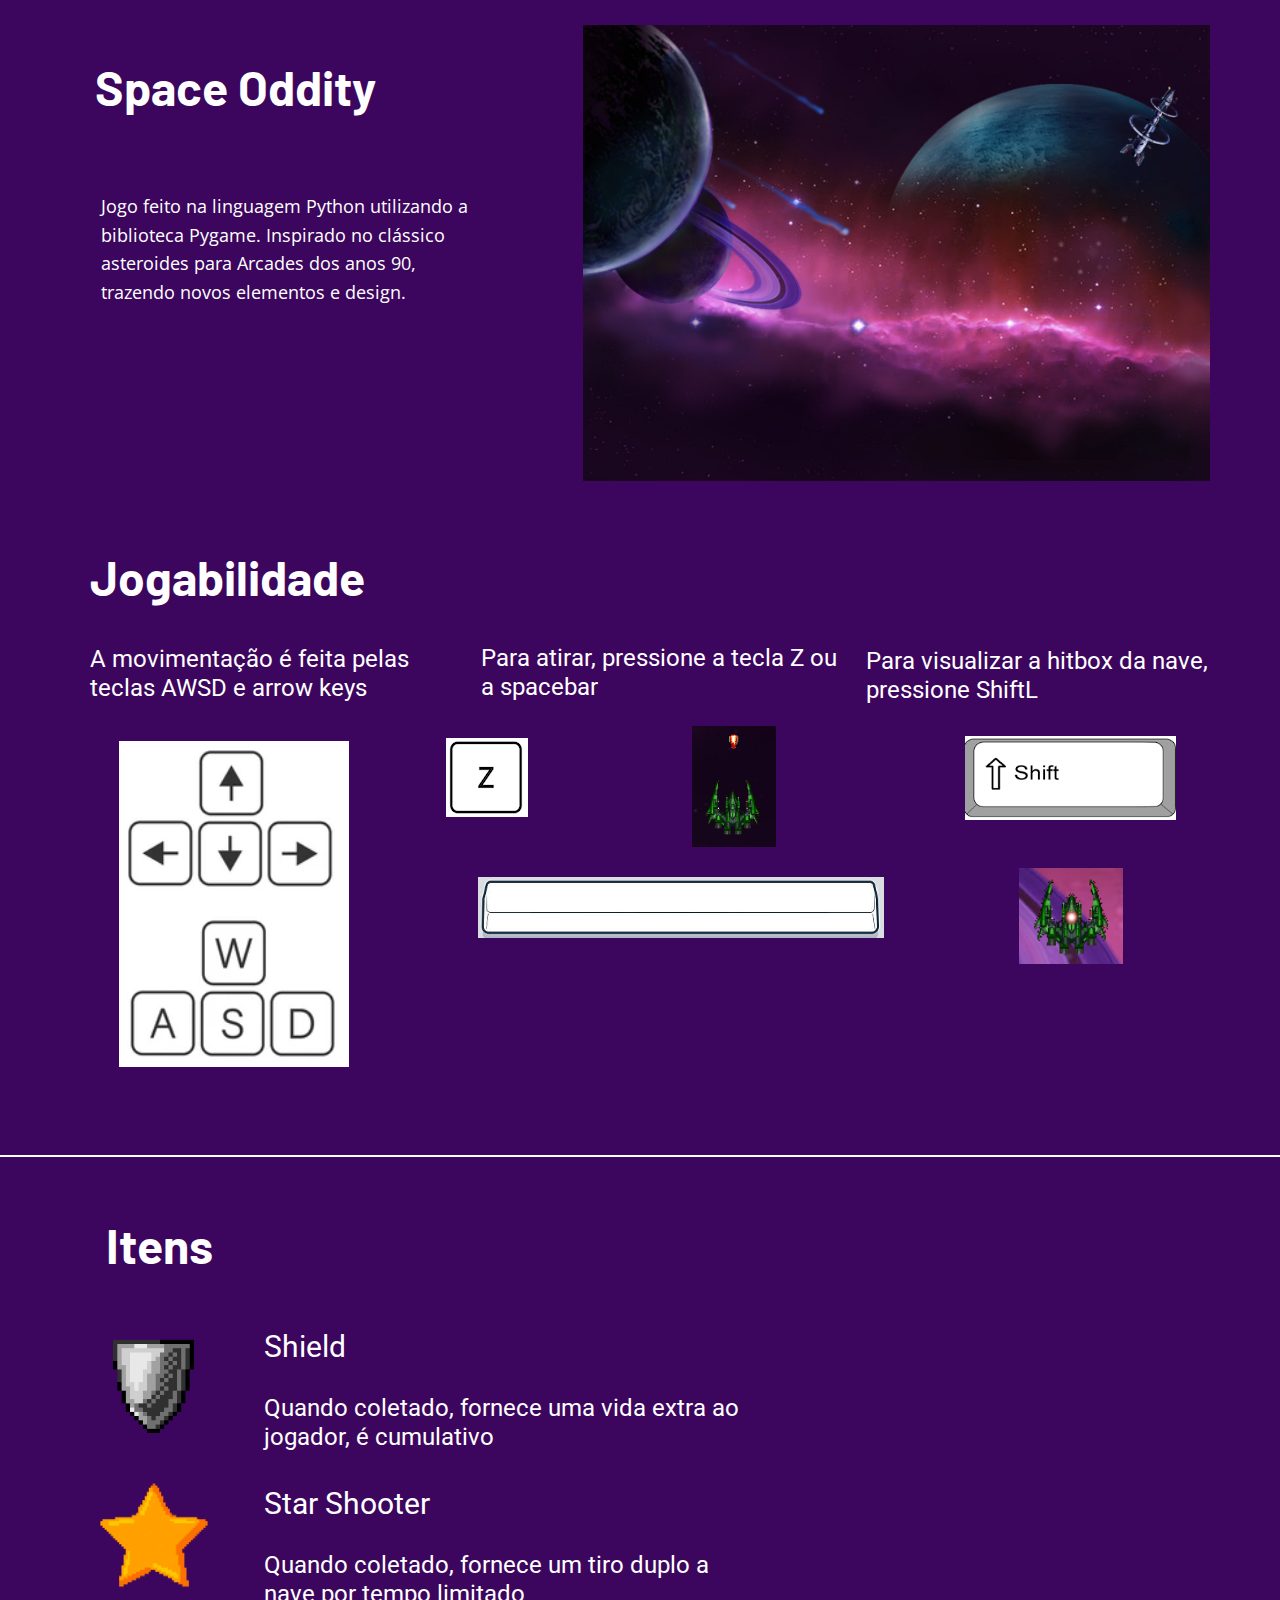
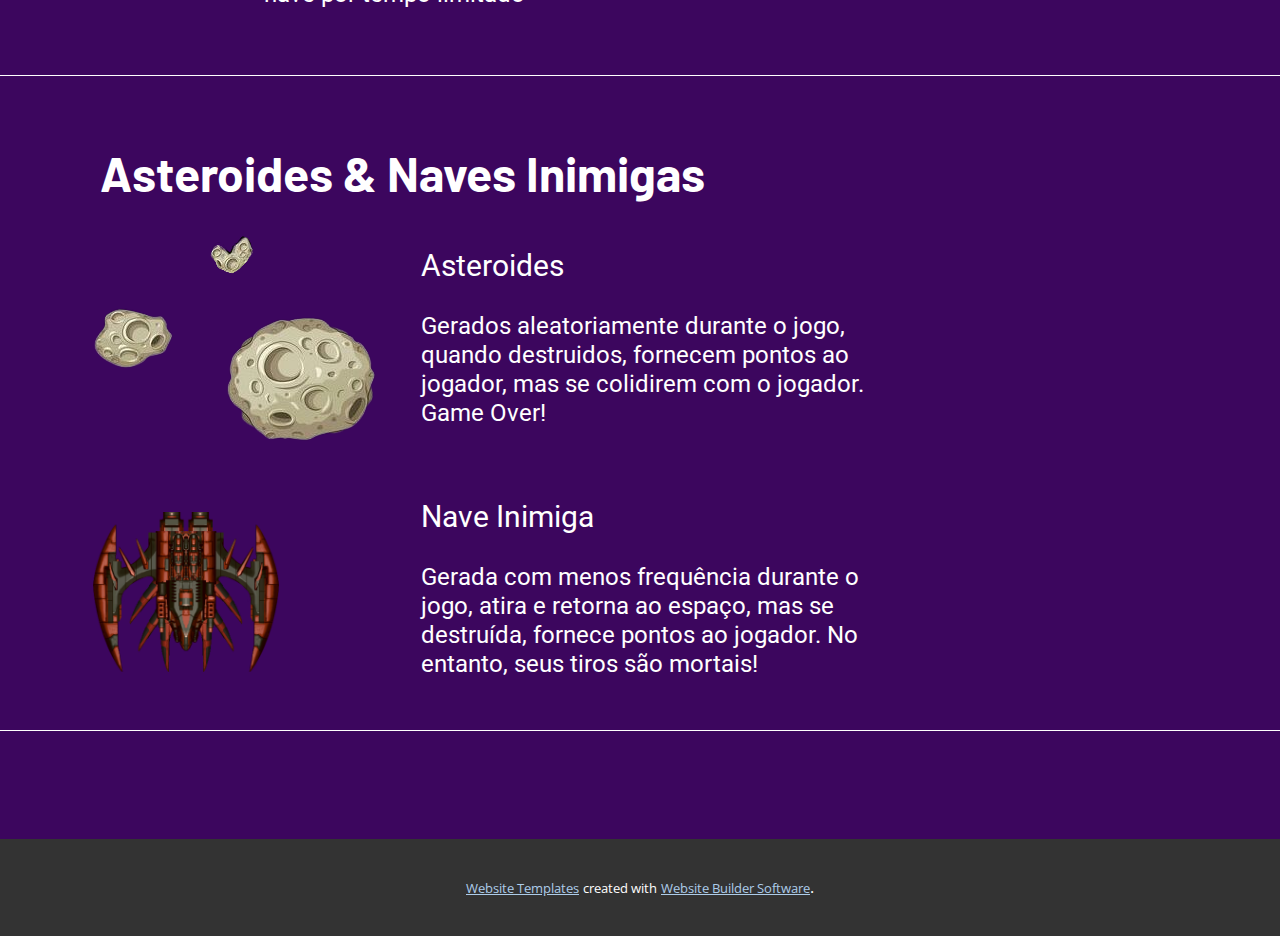
<file: instructions/index.html>
<!DOCTYPE html>
<html style="font-size: 16px;" lang="pt"><head>
    <meta name="viewport" content="width=device-width, initial-scale=1.0">
    <meta charset="utf-8">
    <meta name="keywords" content="Space Oddity, Jogabilidade, Itens, Asteroides &amp;amp; Naves Inimigas">
    <meta name="description" content="">
    <title>Página Inicial</title>
    <link rel="stylesheet" href="nicepage.css" media="screen">
<link rel="stylesheet" href="Página-Inicial.css" media="screen">
    <script class="u-script" type="text/javascript" src="jquery.js" defer=""></script>
    <script class="u-script" type="text/javascript" src="nicepage.js" defer=""></script>
    <meta name="generator" content="Nicepage 5.0.7, nicepage.com">
    <link id="u-theme-google-font" rel="stylesheet" href="https://fonts.googleapis.com/css?family=Roboto:100,100i,300,300i,400,400i,500,500i,700,700i,900,900i|Open+Sans:300,300i,400,400i,500,500i,600,600i,700,700i,800,800i">
    <link id="u-page-google-font" rel="stylesheet" href="https://fonts.googleapis.com/css?family=Barlow:100,100i,200,200i,300,300i,400,400i,500,500i,600,600i,700,700i,800,800i,900,900i">
    
    
    
    
    <script type="application/ld+json">{
		"@context": "http://schema.org",
		"@type": "Organization",
		"name": ""
}</script>
    <meta name="theme-color" content="#478ac9">
    <meta property="og:title" content="Página Inicial">
    <meta property="og:type" content="website">
  </head>
  <body data-home-page="Página-Inicial.html" data-home-page-title="Página Inicial" class="u-body u-xl-mode" data-lang="pt"><header class="u-clearfix u-header u-header" id="sec-cd13"><div class="u-absolute-hcenter u-custom-color-1 u-expanded u-shape u-shape-rectangle"></div><div class="u-absolute-hcenter u-custom-color-1 u-expanded u-shape u-shape-rectangle u-shape-2"></div></header>
    <section class="u-align-left u-clearfix u-image u-section-1" id="carousel_ee4a" data-image-width="1980" data-image-height="1350">
      <div class="u-clearfix u-sheet u-sheet-1">
        <div class="u-clearfix u-expanded-width u-layout-wrap u-layout-wrap-1">
          <div class="u-gutter-0 u-layout">
            <div class="u-layout-row">
              <div class="u-align-left u-container-style u-layout-cell u-left-cell u-shape-rectangle u-size-27 u-layout-cell-1">
                <div class="u-container-layout u-container-layout-1">
                  <h1 class="u-custom-font u-text u-text-body-alt-color u-text-1">Space Oddity</h1>
                  <p class="u-text u-text-body-alt-color u-text-2">Jogo feito na linguagem Python utilizando a biblioteca Pygame. Inspirado no clássico asteroides para Arcades dos anos 90, trazendo novos elementos e design.</p>
                </div>
              </div>
              <div class="u-align-left u-container-align-center u-container-style u-image u-layout-cell u-right-cell u-size-33 u-image-1" data-image-width="1920" data-image-height="1080">
                <div class="u-container-layout u-valign-bottom u-container-layout-2"></div>
              </div>
            </div>
          </div>
        </div>
      </div>
    </section>
    <section class="u-clearfix u-section-2" id="sec-e6dc">
      <div class="u-container-style u-custom-color-1 u-group u-shape-rectangle u-group-1">
        <div class="u-container-layout u-container-layout-1">
          <h1 class="u-custom-font u-text u-text-body-alt-color u-text-1">Jogabilidade</h1>
          <h4 class="u-text u-text-2">Para atirar, pressione a tecla Z ou a spacebar</h4>
          <h4 class="u-text u-text-3">A movimentação é feita pelas teclas AWSD e arrow keys</h4>
          <h4 class="u-text u-text-4">Para visualizar a hitbox da nave, pressione ShiftL</h4>
          <img class="u-image u-image-default u-preserve-proportions u-image-1" src="images/image.png" alt="" data-image-width="100" data-image-height="143">
          <img class="u-image u-image-default u-image-2" src="images/shift.png" alt="" data-image-width="298" data-image-height="119">
          <img class="u-image u-image-contain u-image-default u-preserve-proportions u-image-3" src="images/z.png" alt="" data-image-width="82" data-image-height="79">
          <img class="u-image u-image-contain u-image-default u-preserve-proportions u-image-4" src="images/controles.png" alt="" data-image-width="177" data-image-height="251">
          <img class="u-image u-image-default u-preserve-proportions u-image-5" src="images/image1.png" alt="" data-image-width="90" data-image-height="83">
          <img class="u-image u-image-default u-image-6" src="images/space_bar.png" alt="" data-image-width="565" data-image-height="85">
        </div>
      </div>
    </section>
    <section class="u-clearfix u-valign-middle u-section-3" id="sec-b4f0">
      <div class="u-container-style u-custom-color-1 u-expanded-width u-group u-shape-rectangle u-group-1">
        <div class="u-container-layout u-container-layout-1">
          <h4 class="u-text u-text-1">
            <span style="font-size: 1.875rem;">Shield</span>
            <br>
            <br>Quando coletado, fornece uma vida extra ao jogador, é cumulativo
          </h4>
          <img class="u-image u-image-contain u-image-default u-image-1" src="images/shield.png" alt="" data-image-width="270" data-image-height="290">
          <img class="u-image u-image-contain u-image-default u-preserve-proportions u-image-2" src="images/star.png" alt="" data-image-width="225" data-image-height="225">
          <h4 class="u-text u-text-2">
            <span style="font-size: 1.875rem;">Star Shooter</span>
            <br>
            <br>Quando coletado, fornece um tiro duplo a nave por tempo limitado
          </h4>
        </div>
      </div>
      <h1 class="u-custom-font u-text u-text-body-alt-color u-text-3">Itens&nbsp;<br>
      </h1>
      <div class="u-container-style u-custom-color-1 u-expanded-width u-group u-shape-rectangle u-group-2">
        <div class="u-container-layout u-container-layout-2">
          <h1 class="u-custom-font u-text u-text-body-alt-color u-text-4">Asteroides &amp; Naves Inimigas</h1>
          <img class="u-image u-image-contain u-image-default u-preserve-proportions u-image-3" src="images/asteroid3.png" alt="" data-image-width="46" data-image-height="46">
          <h4 class="u-text u-text-5">
            <span style="font-size: 1.875rem;">Asteroides</span>
            <br>
            <br>Gerados aleatoriamente durante o jogo, quando destruidos, fornecem pontos ao jogador, mas se colidirem com o jogador.<br>Game Over!
          </h4>
          <img class="u-image u-image-contain u-image-default u-preserve-proportions u-image-4" src="images/asteroid.png" alt="" data-image-width="157" data-image-height="141">
          <img class="u-image u-image-contain u-image-default u-preserve-proportions u-image-5" src="images/asteroid2.png" alt="" data-image-width="95" data-image-height="69">
          <h4 class="u-text u-text-6">
            <span style="font-size: 1.875rem;">Nave Inimiga</span>
            <br>
            <br>Gerada com menos frequência durante o jogo, atira e retorna ao espaço, mas se destruída, fornece pontos ao jogador. No entanto, seus tiros são mortais!
          </h4>
          <img class="u-image u-image-contain u-image-default u-image-6" src="images/enemy_ship.png" alt="" data-image-width="392" data-image-height="338">
        </div>
      </div>
    </section>
    
    
    <footer class="u-align-center u-clearfix u-custom-color-1 u-footer u-footer" id="sec-1b68"><div class="u-clearfix u-sheet u-sheet-1"></div></footer>
    <section class="u-backlink u-clearfix u-grey-80">
      <a class="u-link" href="https://nicepage.com/website-templates" target="_blank">
        <span>Website Templates</span>
      </a>
      <p class="u-text">
        <span>created with</span>
      </p>
      <a class="u-link" href="" target="_blank">
        <span>Website Builder Software</span>
      </a>. 
    </section>
  
</body></html>
</file>
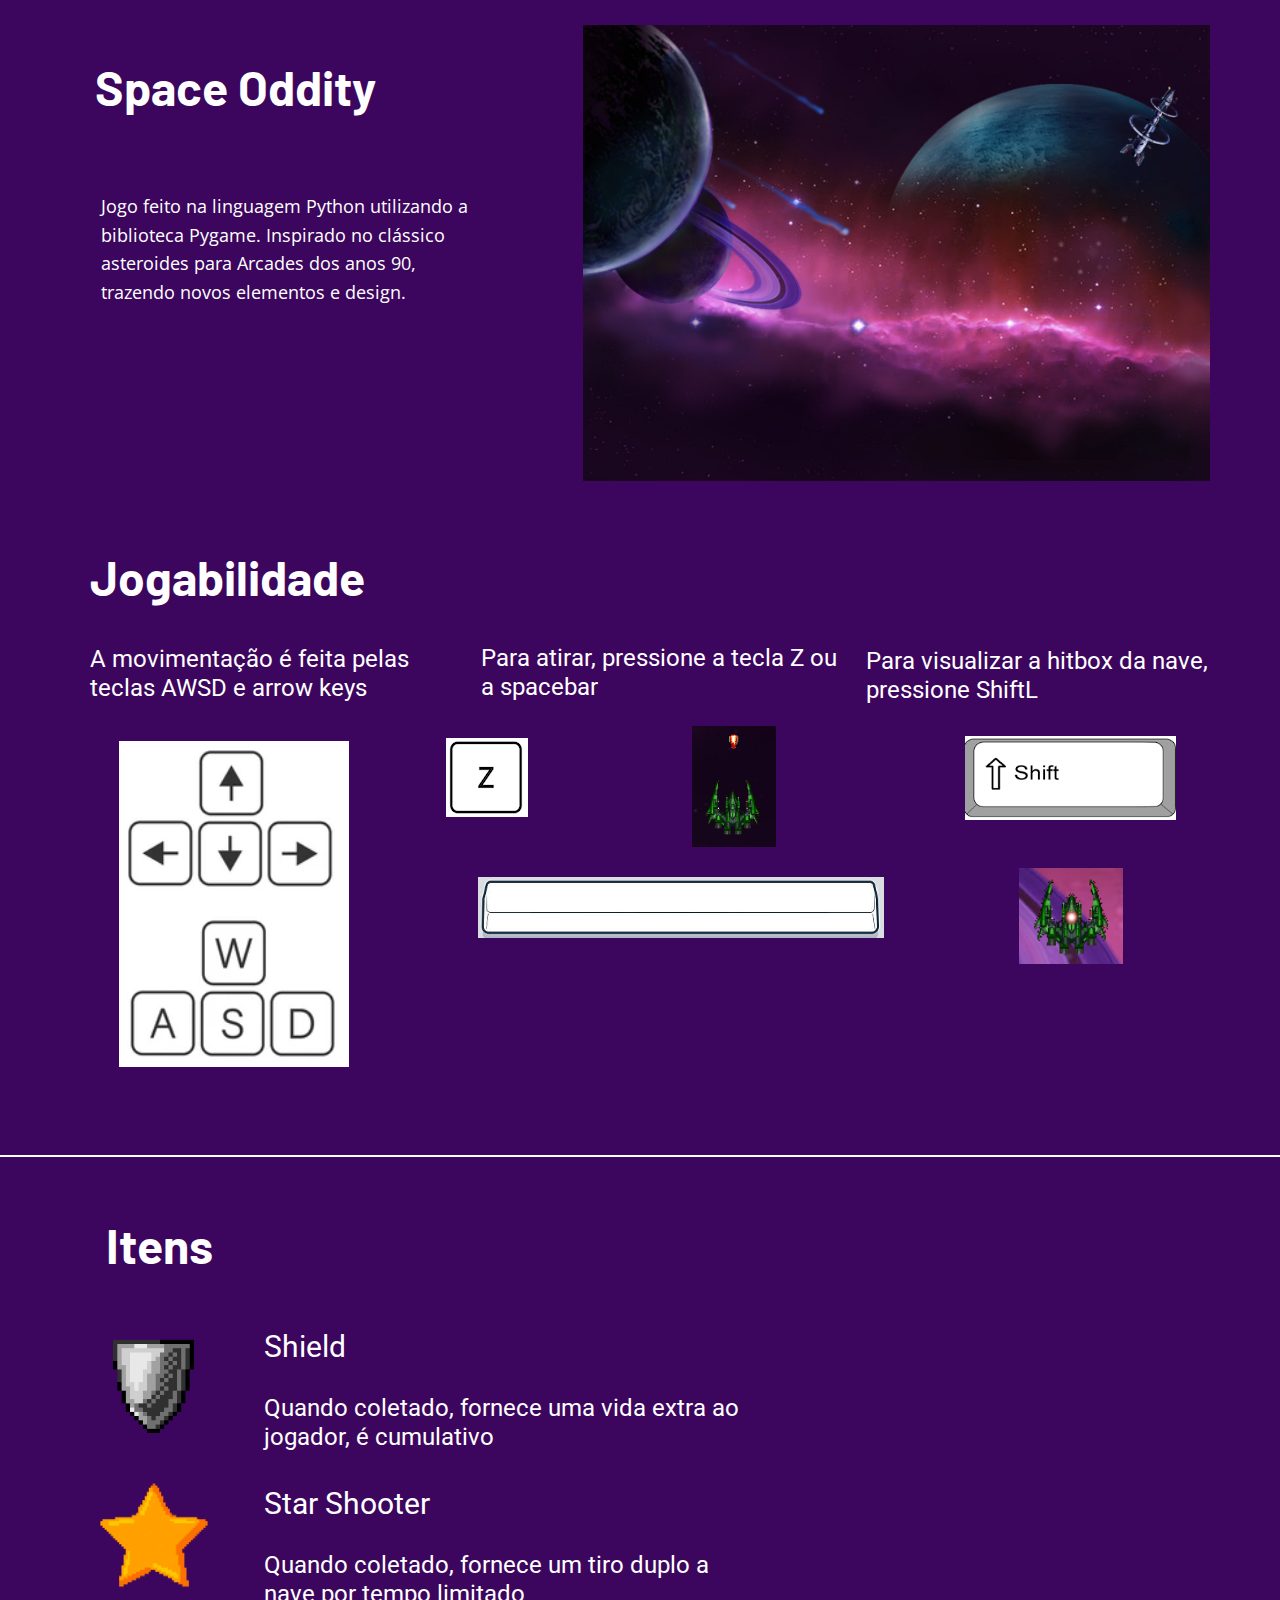
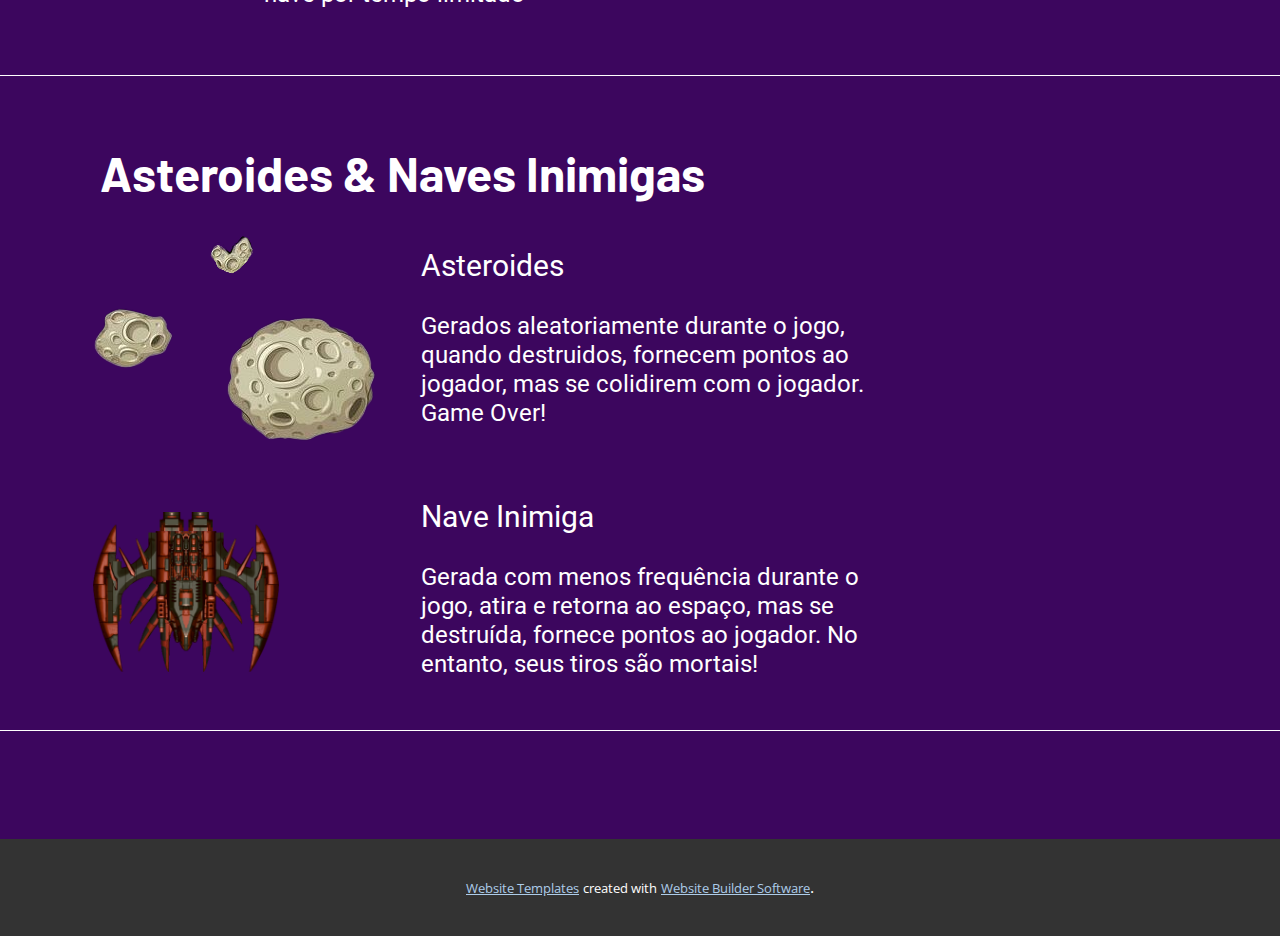
<file: instructions/Página-Inicial.html>
<!DOCTYPE html>
<html style="font-size: 16px;" lang="pt"><head>
    <meta name="viewport" content="width=device-width, initial-scale=1.0">
    <meta charset="utf-8">
    <meta name="keywords" content="Space Oddity, Jogabilidade, Itens, Asteroides &amp;amp; Naves Inimigas">
    <meta name="description" content="">
    <title>Página Inicial</title>
    <link rel="stylesheet" href="nicepage.css" media="screen">
<link rel="stylesheet" href="Página-Inicial.css" media="screen">
    <script class="u-script" type="text/javascript" src="jquery.js" defer=""></script>
    <script class="u-script" type="text/javascript" src="nicepage.js" defer=""></script>
    <meta name="generator" content="Nicepage 5.0.7, nicepage.com">
    <link id="u-theme-google-font" rel="stylesheet" href="https://fonts.googleapis.com/css?family=Roboto:100,100i,300,300i,400,400i,500,500i,700,700i,900,900i|Open+Sans:300,300i,400,400i,500,500i,600,600i,700,700i,800,800i">
    <link id="u-page-google-font" rel="stylesheet" href="https://fonts.googleapis.com/css?family=Barlow:100,100i,200,200i,300,300i,400,400i,500,500i,600,600i,700,700i,800,800i,900,900i">
    
    
    
    
    <script type="application/ld+json">{
		"@context": "http://schema.org",
		"@type": "Organization",
		"name": ""
}</script>
    <meta name="theme-color" content="#478ac9">
    <meta property="og:title" content="Página Inicial">
    <meta property="og:type" content="website">
  </head>
  <body class="u-body u-xl-mode" data-lang="pt"><header class="u-clearfix u-header u-header" id="sec-cd13"><div class="u-absolute-hcenter u-custom-color-1 u-expanded u-shape u-shape-rectangle"></div><div class="u-absolute-hcenter u-custom-color-1 u-expanded u-shape u-shape-rectangle u-shape-2"></div></header>
    <section class="u-align-left u-clearfix u-image u-section-1" id="carousel_ee4a" data-image-width="1980" data-image-height="1350">
      <div class="u-clearfix u-sheet u-sheet-1">
        <div class="u-clearfix u-expanded-width u-layout-wrap u-layout-wrap-1">
          <div class="u-gutter-0 u-layout">
            <div class="u-layout-row">
              <div class="u-align-left u-container-style u-layout-cell u-left-cell u-shape-rectangle u-size-27 u-layout-cell-1">
                <div class="u-container-layout u-container-layout-1">
                  <h1 class="u-custom-font u-text u-text-body-alt-color u-text-1">Space Oddity</h1>
                  <p class="u-text u-text-body-alt-color u-text-2">Jogo feito na linguagem Python utilizando a biblioteca Pygame. Inspirado no clássico asteroides para Arcades dos anos 90, trazendo novos elementos e design.</p>
                </div>
              </div>
              <div class="u-align-left u-container-align-center u-container-style u-image u-layout-cell u-right-cell u-size-33 u-image-1" data-image-width="1920" data-image-height="1080">
                <div class="u-container-layout u-valign-bottom u-container-layout-2"></div>
              </div>
            </div>
          </div>
        </div>
      </div>
    </section>
    <section class="u-clearfix u-section-2" id="sec-e6dc">
      <div class="u-container-style u-custom-color-1 u-group u-shape-rectangle u-group-1">
        <div class="u-container-layout u-container-layout-1">
          <h1 class="u-custom-font u-text u-text-body-alt-color u-text-1">Jogabilidade</h1>
          <h4 class="u-text u-text-2">Para atirar, pressione a tecla Z ou a spacebar</h4>
          <h4 class="u-text u-text-3">A movimentação é feita pelas teclas AWSD e arrow keys</h4>
          <h4 class="u-text u-text-4">Para visualizar a hitbox da nave, pressione ShiftL</h4>
          <img class="u-image u-image-default u-preserve-proportions u-image-1" src="images/image.png" alt="" data-image-width="100" data-image-height="143">
          <img class="u-image u-image-default u-image-2" src="images/shift.png" alt="" data-image-width="298" data-image-height="119">
          <img class="u-image u-image-contain u-image-default u-preserve-proportions u-image-3" src="images/z.png" alt="" data-image-width="82" data-image-height="79">
          <img class="u-image u-image-contain u-image-default u-preserve-proportions u-image-4" src="images/controles.png" alt="" data-image-width="177" data-image-height="251">
          <img class="u-image u-image-default u-preserve-proportions u-image-5" src="images/image1.png" alt="" data-image-width="90" data-image-height="83">
          <img class="u-image u-image-default u-image-6" src="images/space_bar.png" alt="" data-image-width="565" data-image-height="85">
        </div>
      </div>
    </section>
    <section class="u-clearfix u-valign-middle u-section-3" id="sec-b4f0">
      <div class="u-container-style u-custom-color-1 u-expanded-width u-group u-shape-rectangle u-group-1">
        <div class="u-container-layout u-container-layout-1">
          <h4 class="u-text u-text-1">
            <span style="font-size: 1.875rem;">Shield</span>
            <br>
            <br>Quando coletado, fornece uma vida extra ao jogador, é cumulativo
          </h4>
          <img class="u-image u-image-contain u-image-default u-image-1" src="images/shield.png" alt="" data-image-width="270" data-image-height="290">
          <img class="u-image u-image-contain u-image-default u-preserve-proportions u-image-2" src="images/star.png" alt="" data-image-width="225" data-image-height="225">
          <h4 class="u-text u-text-2">
            <span style="font-size: 1.875rem;">Star Shooter</span>
            <br>
            <br>Quando coletado, fornece um tiro duplo a nave por tempo limitado
          </h4>
        </div>
      </div>
      <h1 class="u-custom-font u-text u-text-body-alt-color u-text-3">Itens&nbsp;<br>
      </h1>
      <div class="u-container-style u-custom-color-1 u-expanded-width u-group u-shape-rectangle u-group-2">
        <div class="u-container-layout u-container-layout-2">
          <h1 class="u-custom-font u-text u-text-body-alt-color u-text-4">Asteroides &amp; Naves Inimigas</h1>
          <img class="u-image u-image-contain u-image-default u-preserve-proportions u-image-3" src="images/asteroid3.png" alt="" data-image-width="46" data-image-height="46">
          <h4 class="u-text u-text-5">
            <span style="font-size: 1.875rem;">Asteroides</span>
            <br>
            <br>Gerados aleatoriamente durante o jogo, quando destruidos, fornecem pontos ao jogador, mas se colidirem com o jogador.<br>Game Over!
          </h4>
          <img class="u-image u-image-contain u-image-default u-preserve-proportions u-image-4" src="images/asteroid.png" alt="" data-image-width="157" data-image-height="141">
          <img class="u-image u-image-contain u-image-default u-preserve-proportions u-image-5" src="images/asteroid2.png" alt="" data-image-width="95" data-image-height="69">
          <h4 class="u-text u-text-6">
            <span style="font-size: 1.875rem;">Nave Inimiga</span>
            <br>
            <br>Gerada com menos frequência durante o jogo, atira e retorna ao espaço, mas se destruída, fornece pontos ao jogador. No entanto, seus tiros são mortais!
          </h4>
          <img class="u-image u-image-contain u-image-default u-image-6" src="images/enemy_ship.png" alt="" data-image-width="392" data-image-height="338">
        </div>
      </div>
    </section>
    
    
    <footer class="u-align-center u-clearfix u-custom-color-1 u-footer u-footer" id="sec-1b68"><div class="u-clearfix u-sheet u-sheet-1"></div></footer>
    <section class="u-backlink u-clearfix u-grey-80">
      <a class="u-link" href="https://nicepage.com/website-templates" target="_blank">
        <span>Website Templates</span>
      </a>
      <p class="u-text">
        <span>created with</span>
      </p>
      <a class="u-link" href="" target="_blank">
        <span>Website Builder Software</span>
      </a>. 
    </section>
  
</body></html>
</file>
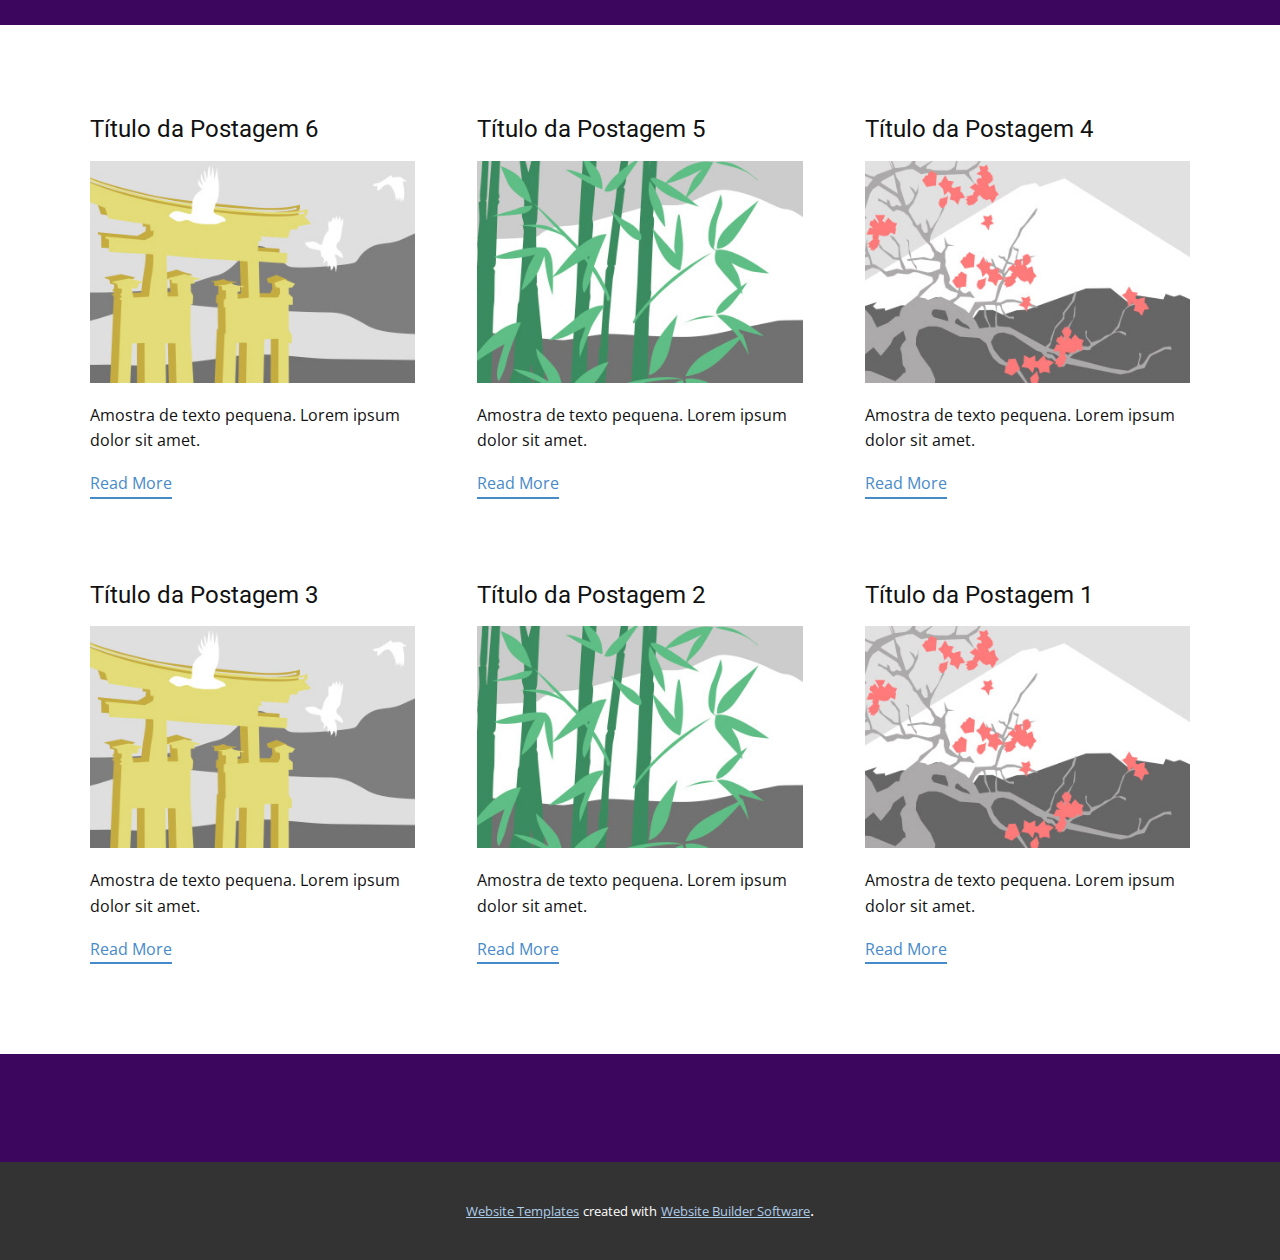
<file: instructions/blog/blog.html>
<!DOCTYPE html>
<html style="font-size: 16px;" lang="pt"><head>
    <meta name="viewport" content="width=device-width, initial-scale=1.0">
    <meta charset="utf-8">
    <meta name="keywords" content="">
    <meta name="description" content="">
    <title>Blog Template</title>
    <link rel="stylesheet" href="../nicepage.css" media="screen">
<link rel="stylesheet" href="../Blog-Template.css" media="screen">
    <script class="u-script" type="text/javascript" src="../jquery.js" defer=""></script>
    <script class="u-script" type="text/javascript" src="../nicepage.js" defer=""></script>
    <meta name="generator" content="Nicepage 5.0.7, nicepage.com">
    <link id="u-theme-google-font" rel="stylesheet" href="https://fonts.googleapis.com/css?family=Roboto:100,100i,300,300i,400,400i,500,500i,700,700i,900,900i|Open+Sans:300,300i,400,400i,500,500i,600,600i,700,700i,800,800i">
    
    
    <script type="application/ld+json">{
		"@context": "http://schema.org",
		"@type": "Organization",
		"name": ""
}</script>
    <meta name="theme-color" content="#478ac9">
  </head>
  <body class="u-body u-xl-mode" data-lang="pt"><header class="u-clearfix u-header u-header" id="sec-cd13"><div class="u-absolute-hcenter u-custom-color-1 u-expanded u-shape u-shape-rectangle"></div><div class="u-absolute-hcenter u-custom-color-1 u-expanded u-shape u-shape-rectangle u-shape-2"></div></header>
    <section class="u-clearfix u-section-1" id="sec-2b68">
      <div class="u-clearfix u-sheet u-valign-middle u-sheet-1"><!--blog--><!--blog_options_json--><!--{"type":"Recent","source":"","tags":"","count":""}--><!--/blog_options_json-->
        <div class="u-blog u-expanded-width u-blog-1">
          <div class="u-repeater u-repeater-1"><!--blog_post-->
            <div class="u-blog-post u-container-style u-repeater-item u-white u-repeater-item-1">
              <div class="u-container-layout u-similar-container u-valign-top u-container-layout-1"><!--blog_post_header-->
                <h4 class="u-blog-control u-text u-text-1">
                  <a class="u-post-header-link" href="../blog/post-5.html">Título da Postagem 6</a>
                </h4><!--/blog_post_header--><!--blog_post_image-->
                <a class="u-post-header-link" href="../blog/post-5.html"><img alt="" class="u-blog-control u-expanded-width u-image u-image-default u-image-1" src="../images/8ad73f3c.jpeg"></a><!--/blog_post_image--><!--blog_post_content-->
                <div class="u-blog-control u-post-content u-text u-text-2 fr-view">Amostra de texto pequena. Lorem ipsum dolor sit amet.</div><!--/blog_post_content--><!--blog_post_readmore-->
                <a href="../blog/post-5.html" class="u-blog-control u-border-2 u-border-no-left u-border-no-right u-border-no-top u-border-palette-1-base u-btn u-btn-rectangle u-button-style u-none u-btn-1"><!--blog_post_readmore_content--><!--options_json--><!--{"content":"Read More","defaultValue":"Ler Mais"}--><!--/options_json-->Read More<!--/blog_post_readmore_content--></a><!--/blog_post_readmore-->
              </div>
            </div><div class="u-blog-post u-container-style u-repeater-item u-video-cover u-white">
              <div class="u-container-layout u-similar-container u-valign-top u-container-layout-2"><!--blog_post_header-->
                <h4 class="u-blog-control u-text u-text-3">
                  <a class="u-post-header-link" href="../blog/post-4.html">Título da Postagem 5</a>
                </h4><!--/blog_post_header--><!--blog_post_image-->
                <a class="u-post-header-link" href="../blog/post-4.html"><img alt="" class="u-blog-control u-expanded-width u-image u-image-default u-image-2" src="../images/68f64b9d.jpeg"></a><!--/blog_post_image--><!--blog_post_content-->
                <div class="u-blog-control u-post-content u-text u-text-4 fr-view">Amostra de texto pequena. Lorem ipsum dolor sit amet.</div><!--/blog_post_content--><!--blog_post_readmore-->
                <a href="../blog/post-4.html" class="u-blog-control u-border-2 u-border-no-left u-border-no-right u-border-no-top u-border-palette-1-base u-btn u-btn-rectangle u-button-style u-none u-btn-2"><!--blog_post_readmore_content--><!--options_json--><!--{"content":"Read More","defaultValue":"Ler Mais"}--><!--/options_json-->Read More<!--/blog_post_readmore_content--></a><!--/blog_post_readmore-->
              </div>
            </div><div class="u-blog-post u-container-style u-repeater-item u-video-cover u-white">
              <div class="u-container-layout u-similar-container u-valign-top u-container-layout-3"><!--blog_post_header-->
                <h4 class="u-blog-control u-text u-text-5">
                  <a class="u-post-header-link" href="../blog/post-3.html">Título da Postagem 4</a>
                </h4><!--/blog_post_header--><!--blog_post_image-->
                <a class="u-post-header-link" href="../blog/post-3.html"><img alt="" class="u-blog-control u-expanded-width u-image u-image-default u-image-3" src="../images/0fd3416c.jpeg"></a><!--/blog_post_image--><!--blog_post_content-->
                <div class="u-blog-control u-post-content u-text u-text-6 fr-view">Amostra de texto pequena. Lorem ipsum dolor sit amet.</div><!--/blog_post_content--><!--blog_post_readmore-->
                <a href="../blog/post-3.html" class="u-blog-control u-border-2 u-border-no-left u-border-no-right u-border-no-top u-border-palette-1-base u-btn u-btn-rectangle u-button-style u-none u-btn-3"><!--blog_post_readmore_content--><!--options_json--><!--{"content":"Read More","defaultValue":"Ler Mais"}--><!--/options_json-->Read More<!--/blog_post_readmore_content--></a><!--/blog_post_readmore-->
              </div>
            </div><div class="u-blog-post u-container-style u-repeater-item u-white u-repeater-item-1">
              <div class="u-container-layout u-similar-container u-valign-top u-container-layout-1"><!--blog_post_header-->
                <h4 class="u-blog-control u-text u-text-1">
                  <a class="u-post-header-link" href="../blog/post-2.html">Título da Postagem 3</a>
                </h4><!--/blog_post_header--><!--blog_post_image-->
                <a class="u-post-header-link" href="../blog/post-2.html"><img alt="" class="u-blog-control u-expanded-width u-image u-image-default u-image-1" src="../images/8ad73f3c.jpeg"></a><!--/blog_post_image--><!--blog_post_content-->
                <div class="u-blog-control u-post-content u-text u-text-2 fr-view">Amostra de texto pequena. Lorem ipsum dolor sit amet.</div><!--/blog_post_content--><!--blog_post_readmore-->
                <a href="../blog/post-2.html" class="u-blog-control u-border-2 u-border-no-left u-border-no-right u-border-no-top u-border-palette-1-base u-btn u-btn-rectangle u-button-style u-none u-btn-1"><!--blog_post_readmore_content--><!--options_json--><!--{"content":"Read More","defaultValue":"Ler Mais"}--><!--/options_json-->Read More<!--/blog_post_readmore_content--></a><!--/blog_post_readmore-->
              </div>
            </div><div class="u-blog-post u-container-style u-repeater-item u-video-cover u-white">
              <div class="u-container-layout u-similar-container u-valign-top u-container-layout-2"><!--blog_post_header-->
                <h4 class="u-blog-control u-text u-text-3">
                  <a class="u-post-header-link" href="../blog/post-1.html">Título da Postagem 2</a>
                </h4><!--/blog_post_header--><!--blog_post_image-->
                <a class="u-post-header-link" href="../blog/post-1.html"><img alt="" class="u-blog-control u-expanded-width u-image u-image-default u-image-2" src="../images/68f64b9d.jpeg"></a><!--/blog_post_image--><!--blog_post_content-->
                <div class="u-blog-control u-post-content u-text u-text-4 fr-view">Amostra de texto pequena. Lorem ipsum dolor sit amet.</div><!--/blog_post_content--><!--blog_post_readmore-->
                <a href="../blog/post-1.html" class="u-blog-control u-border-2 u-border-no-left u-border-no-right u-border-no-top u-border-palette-1-base u-btn u-btn-rectangle u-button-style u-none u-btn-2"><!--blog_post_readmore_content--><!--options_json--><!--{"content":"Read More","defaultValue":"Ler Mais"}--><!--/options_json-->Read More<!--/blog_post_readmore_content--></a><!--/blog_post_readmore-->
              </div>
            </div><div class="u-blog-post u-container-style u-repeater-item u-video-cover u-white">
              <div class="u-container-layout u-similar-container u-valign-top u-container-layout-3"><!--blog_post_header-->
                <h4 class="u-blog-control u-text u-text-5">
                  <a class="u-post-header-link" href="../blog/post.html">Título da Postagem 1</a>
                </h4><!--/blog_post_header--><!--blog_post_image-->
                <a class="u-post-header-link" href="../blog/post.html"><img alt="" class="u-blog-control u-expanded-width u-image u-image-default u-image-3" src="../images/0fd3416c.jpeg"></a><!--/blog_post_image--><!--blog_post_content-->
                <div class="u-blog-control u-post-content u-text u-text-6 fr-view">Amostra de texto pequena. Lorem ipsum dolor sit amet.</div><!--/blog_post_content--><!--blog_post_readmore-->
                <a href="../blog/post.html" class="u-blog-control u-border-2 u-border-no-left u-border-no-right u-border-no-top u-border-palette-1-base u-btn u-btn-rectangle u-button-style u-none u-btn-3"><!--blog_post_readmore_content--><!--options_json--><!--{"content":"Read More","defaultValue":"Ler Mais"}--><!--/options_json-->Read More<!--/blog_post_readmore_content--></a><!--/blog_post_readmore-->
              </div>
            </div><!--/blog_post--><!--blog_post-->
            <!--/blog_post--><!--blog_post-->
            <!--/blog_post-->
          </div>
        </div><!--/blog-->
      </div>
    </section>
    
    
    <footer class="u-align-center u-clearfix u-custom-color-1 u-footer u-footer" id="sec-1b68"><div class="u-clearfix u-sheet u-sheet-1"></div></footer>
    <section class="u-backlink u-clearfix u-grey-80">
      <a class="u-link" href="https://nicepage.com/website-templates" target="_blank">
        <span>Website Templates</span>
      </a>
      <p class="u-text">
        <span>created with</span>
      </p>
      <a class="u-link" href="" target="_blank">
        <span>Website Builder Software</span>
      </a>. 
    </section>
  
</body></html>
</file>
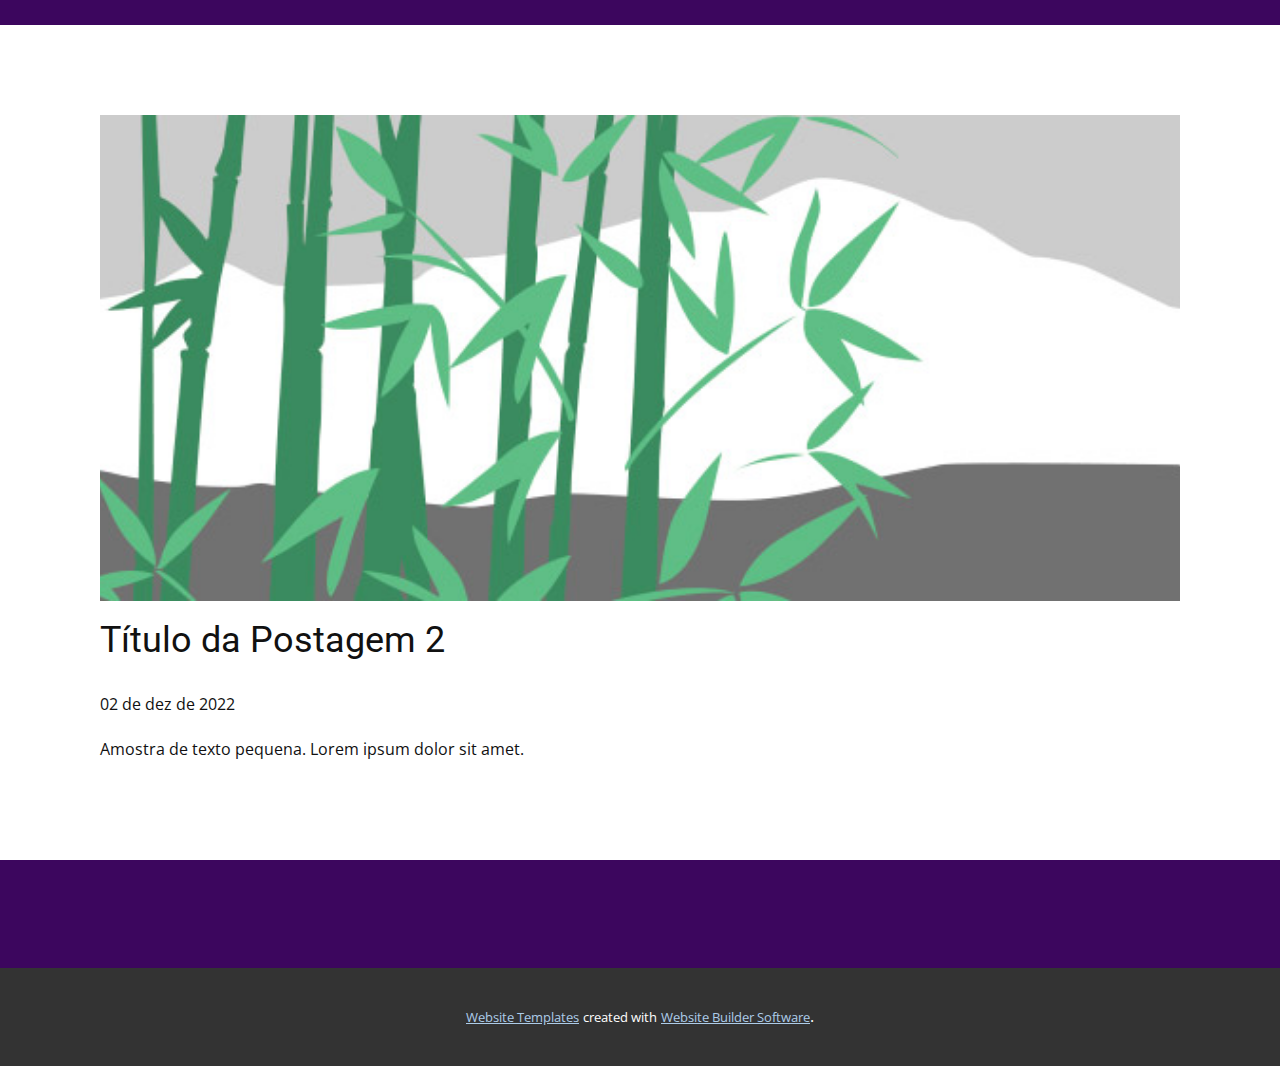
<file: instructions/blog/post-1.html>
<!DOCTYPE html>
<html style="font-size: 16px;" lang="pt"><head>
    <meta name="viewport" content="width=device-width, initial-scale=1.0">
    <meta charset="utf-8">
    <meta name="keywords" content="Título da Postagem 1">
    <meta name="description" content="">
    <title>Título da Postagem 2</title>
    <link rel="stylesheet" href="../nicepage.css" media="screen">
<link rel="stylesheet" href="../Post-Template.css" media="screen">
    <script class="u-script" type="text/javascript" src="../jquery.js" defer=""></script>
    <script class="u-script" type="text/javascript" src="../nicepage.js" defer=""></script>
    <meta name="generator" content="Nicepage 5.0.7, nicepage.com">
    <link id="u-theme-google-font" rel="stylesheet" href="https://fonts.googleapis.com/css?family=Roboto:100,100i,300,300i,400,400i,500,500i,700,700i,900,900i|Open+Sans:300,300i,400,400i,500,500i,600,600i,700,700i,800,800i">
    
    
    <script type="application/ld+json">{
		"@context": "http://schema.org",
		"@type": "Organization",
		"name": ""
}</script>
    <meta name="theme-color" content="#478ac9">
  </head>
  <body class="u-body u-xl-mode" data-lang="pt"><header class="u-clearfix u-header u-header" id="sec-cd13"><div class="u-absolute-hcenter u-custom-color-1 u-expanded u-shape u-shape-rectangle"></div><div class="u-absolute-hcenter u-custom-color-1 u-expanded u-shape u-shape-rectangle u-shape-2"></div></header>
    <section class="u-align-center u-clearfix u-section-1" id="sec-f919">
      <div class="u-clearfix u-sheet u-valign-middle-md u-valign-middle-sm u-valign-middle-xs u-sheet-1"><!--post_details--><!--post_details_options_json--><!--{"source":""}--><!--/post_details_options_json--><!--blog_post-->
        <div class="u-container-style u-expanded-width u-post-details u-post-details-1">
          <div class="u-container-layout u-valign-middle u-container-layout-1"><!--blog_post_image-->
            <img alt="" class="u-blog-control u-expanded-width u-image u-image-default u-image-1" src="../images/68f64b9d.jpeg"><!--/blog_post_image--><!--blog_post_header-->
            <h2 class="u-blog-control u-text u-text-1">Título da Postagem 2</h2><!--/blog_post_header--><!--blog_post_metadata-->
            <div class="u-blog-control u-metadata u-metadata-1"><!--blog_post_metadata_date-->
              <span class="u-meta-date u-meta-icon">02 de dez de 2022</span><!--/blog_post_metadata_date--><!--blog_post_metadata_category-->
              <!--/blog_post_metadata_category--><!--blog_post_metadata_comments-->
              <!--/blog_post_metadata_comments-->
            </div><!--/blog_post_metadata--><!--blog_post_content-->
            <div class="u-align-justify u-blog-control u-post-content u-text u-text-2 fr-view">
  Amostra de texto pequena. Lorem ipsum dolor sit amet.
  </div><!--/blog_post_content-->
          </div>
        </div><!--/blog_post--><!--/post_details-->
      </div>
    </section>
    
    
    <footer class="u-align-center u-clearfix u-custom-color-1 u-footer u-footer" id="sec-1b68"><div class="u-clearfix u-sheet u-sheet-1"></div></footer>
    <section class="u-backlink u-clearfix u-grey-80">
      <a class="u-link" href="https://nicepage.com/website-templates" target="_blank">
        <span>Website Templates</span>
      </a>
      <p class="u-text">
        <span>created with</span>
      </p>
      <a class="u-link" href="" target="_blank">
        <span>Website Builder Software</span>
      </a>. 
    </section>
  
</body></html>
</file>
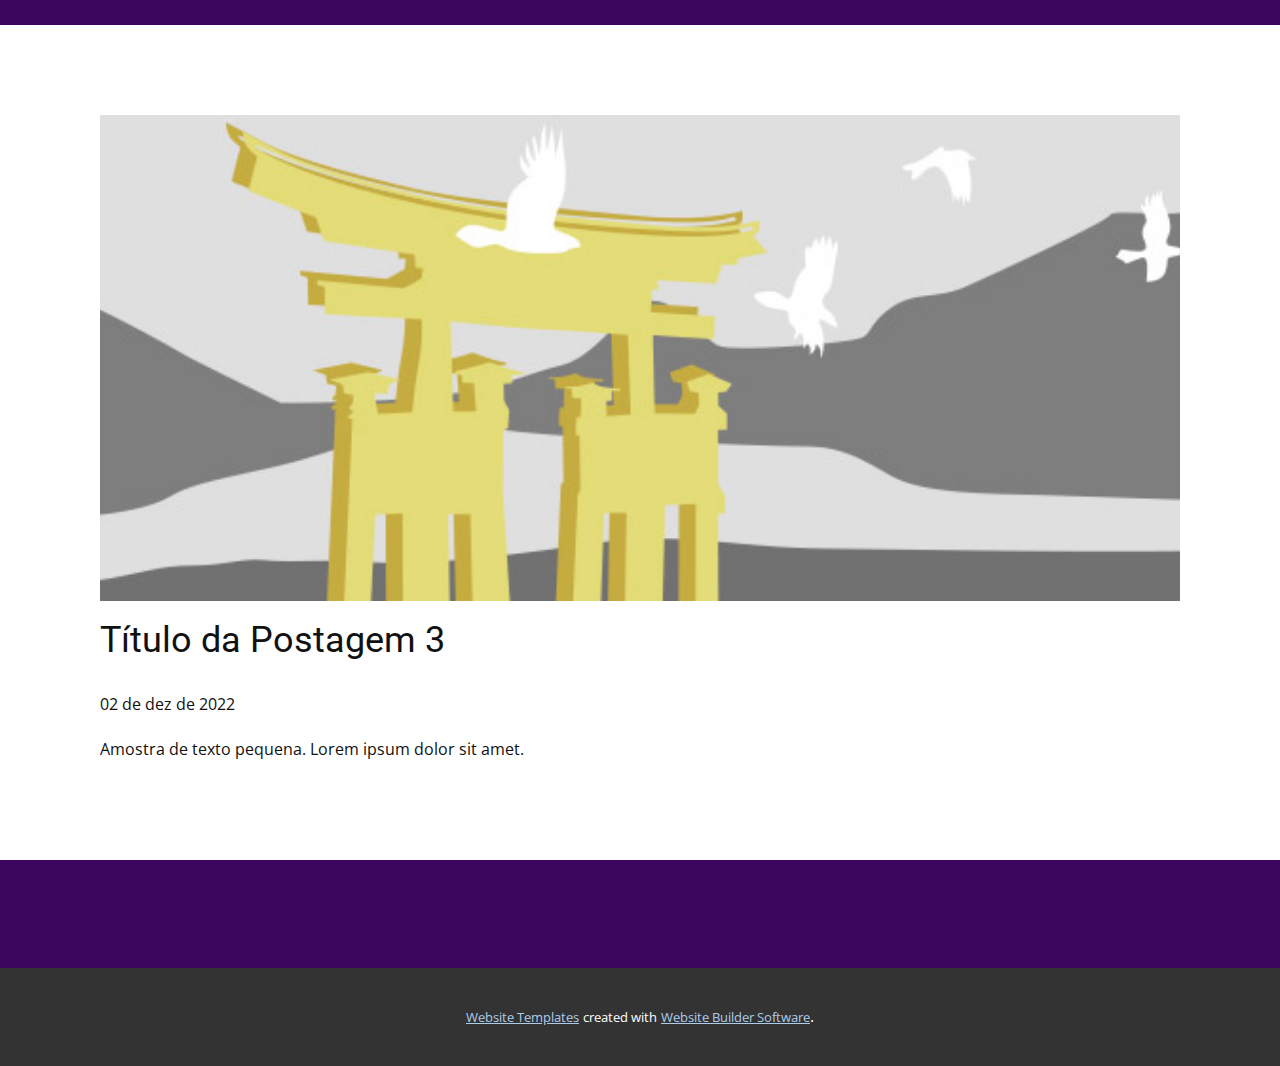
<file: instructions/blog/post-2.html>
<!DOCTYPE html>
<html style="font-size: 16px;" lang="pt"><head>
    <meta name="viewport" content="width=device-width, initial-scale=1.0">
    <meta charset="utf-8">
    <meta name="keywords" content="Título da Postagem 1">
    <meta name="description" content="">
    <title>Título da Postagem 3</title>
    <link rel="stylesheet" href="../nicepage.css" media="screen">
<link rel="stylesheet" href="../Post-Template.css" media="screen">
    <script class="u-script" type="text/javascript" src="../jquery.js" defer=""></script>
    <script class="u-script" type="text/javascript" src="../nicepage.js" defer=""></script>
    <meta name="generator" content="Nicepage 5.0.7, nicepage.com">
    <link id="u-theme-google-font" rel="stylesheet" href="https://fonts.googleapis.com/css?family=Roboto:100,100i,300,300i,400,400i,500,500i,700,700i,900,900i|Open+Sans:300,300i,400,400i,500,500i,600,600i,700,700i,800,800i">
    
    
    <script type="application/ld+json">{
		"@context": "http://schema.org",
		"@type": "Organization",
		"name": ""
}</script>
    <meta name="theme-color" content="#478ac9">
  </head>
  <body class="u-body u-xl-mode" data-lang="pt"><header class="u-clearfix u-header u-header" id="sec-cd13"><div class="u-absolute-hcenter u-custom-color-1 u-expanded u-shape u-shape-rectangle"></div><div class="u-absolute-hcenter u-custom-color-1 u-expanded u-shape u-shape-rectangle u-shape-2"></div></header>
    <section class="u-align-center u-clearfix u-section-1" id="sec-f919">
      <div class="u-clearfix u-sheet u-valign-middle-md u-valign-middle-sm u-valign-middle-xs u-sheet-1"><!--post_details--><!--post_details_options_json--><!--{"source":""}--><!--/post_details_options_json--><!--blog_post-->
        <div class="u-container-style u-expanded-width u-post-details u-post-details-1">
          <div class="u-container-layout u-valign-middle u-container-layout-1"><!--blog_post_image-->
            <img alt="" class="u-blog-control u-expanded-width u-image u-image-default u-image-1" src="../images/8ad73f3c.jpeg"><!--/blog_post_image--><!--blog_post_header-->
            <h2 class="u-blog-control u-text u-text-1">Título da Postagem 3</h2><!--/blog_post_header--><!--blog_post_metadata-->
            <div class="u-blog-control u-metadata u-metadata-1"><!--blog_post_metadata_date-->
              <span class="u-meta-date u-meta-icon">02 de dez de 2022</span><!--/blog_post_metadata_date--><!--blog_post_metadata_category-->
              <!--/blog_post_metadata_category--><!--blog_post_metadata_comments-->
              <!--/blog_post_metadata_comments-->
            </div><!--/blog_post_metadata--><!--blog_post_content-->
            <div class="u-align-justify u-blog-control u-post-content u-text u-text-2 fr-view">
  Amostra de texto pequena. Lorem ipsum dolor sit amet.
  </div><!--/blog_post_content-->
          </div>
        </div><!--/blog_post--><!--/post_details-->
      </div>
    </section>
    
    
    <footer class="u-align-center u-clearfix u-custom-color-1 u-footer u-footer" id="sec-1b68"><div class="u-clearfix u-sheet u-sheet-1"></div></footer>
    <section class="u-backlink u-clearfix u-grey-80">
      <a class="u-link" href="https://nicepage.com/website-templates" target="_blank">
        <span>Website Templates</span>
      </a>
      <p class="u-text">
        <span>created with</span>
      </p>
      <a class="u-link" href="" target="_blank">
        <span>Website Builder Software</span>
      </a>. 
    </section>
  
</body></html>
</file>
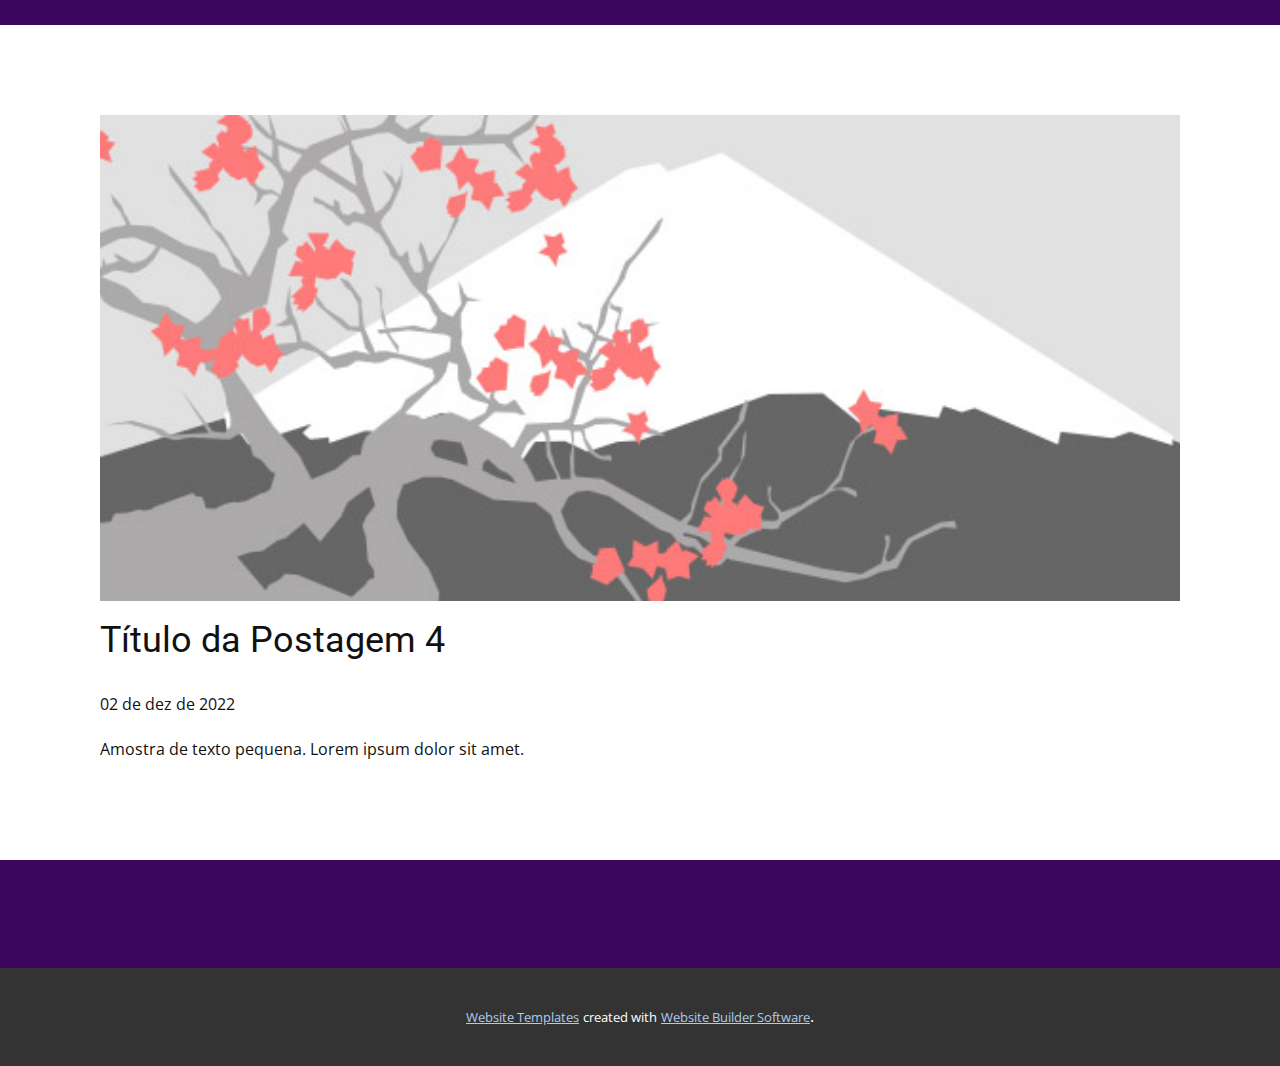
<file: instructions/blog/post-3.html>
<!DOCTYPE html>
<html style="font-size: 16px;" lang="pt"><head>
    <meta name="viewport" content="width=device-width, initial-scale=1.0">
    <meta charset="utf-8">
    <meta name="keywords" content="Título da Postagem 1">
    <meta name="description" content="">
    <title>Título da Postagem 4</title>
    <link rel="stylesheet" href="../nicepage.css" media="screen">
<link rel="stylesheet" href="../Post-Template.css" media="screen">
    <script class="u-script" type="text/javascript" src="../jquery.js" defer=""></script>
    <script class="u-script" type="text/javascript" src="../nicepage.js" defer=""></script>
    <meta name="generator" content="Nicepage 5.0.7, nicepage.com">
    <link id="u-theme-google-font" rel="stylesheet" href="https://fonts.googleapis.com/css?family=Roboto:100,100i,300,300i,400,400i,500,500i,700,700i,900,900i|Open+Sans:300,300i,400,400i,500,500i,600,600i,700,700i,800,800i">
    
    
    <script type="application/ld+json">{
		"@context": "http://schema.org",
		"@type": "Organization",
		"name": ""
}</script>
    <meta name="theme-color" content="#478ac9">
  </head>
  <body class="u-body u-xl-mode" data-lang="pt"><header class="u-clearfix u-header u-header" id="sec-cd13"><div class="u-absolute-hcenter u-custom-color-1 u-expanded u-shape u-shape-rectangle"></div><div class="u-absolute-hcenter u-custom-color-1 u-expanded u-shape u-shape-rectangle u-shape-2"></div></header>
    <section class="u-align-center u-clearfix u-section-1" id="sec-f919">
      <div class="u-clearfix u-sheet u-valign-middle-md u-valign-middle-sm u-valign-middle-xs u-sheet-1"><!--post_details--><!--post_details_options_json--><!--{"source":""}--><!--/post_details_options_json--><!--blog_post-->
        <div class="u-container-style u-expanded-width u-post-details u-post-details-1">
          <div class="u-container-layout u-valign-middle u-container-layout-1"><!--blog_post_image-->
            <img alt="" class="u-blog-control u-expanded-width u-image u-image-default u-image-1" src="../images/0fd3416c.jpeg"><!--/blog_post_image--><!--blog_post_header-->
            <h2 class="u-blog-control u-text u-text-1">Título da Postagem 4</h2><!--/blog_post_header--><!--blog_post_metadata-->
            <div class="u-blog-control u-metadata u-metadata-1"><!--blog_post_metadata_date-->
              <span class="u-meta-date u-meta-icon">02 de dez de 2022</span><!--/blog_post_metadata_date--><!--blog_post_metadata_category-->
              <!--/blog_post_metadata_category--><!--blog_post_metadata_comments-->
              <!--/blog_post_metadata_comments-->
            </div><!--/blog_post_metadata--><!--blog_post_content-->
            <div class="u-align-justify u-blog-control u-post-content u-text u-text-2 fr-view">
  Amostra de texto pequena. Lorem ipsum dolor sit amet.
  </div><!--/blog_post_content-->
          </div>
        </div><!--/blog_post--><!--/post_details-->
      </div>
    </section>
    
    
    <footer class="u-align-center u-clearfix u-custom-color-1 u-footer u-footer" id="sec-1b68"><div class="u-clearfix u-sheet u-sheet-1"></div></footer>
    <section class="u-backlink u-clearfix u-grey-80">
      <a class="u-link" href="https://nicepage.com/website-templates" target="_blank">
        <span>Website Templates</span>
      </a>
      <p class="u-text">
        <span>created with</span>
      </p>
      <a class="u-link" href="" target="_blank">
        <span>Website Builder Software</span>
      </a>. 
    </section>
  
</body></html>
</file>
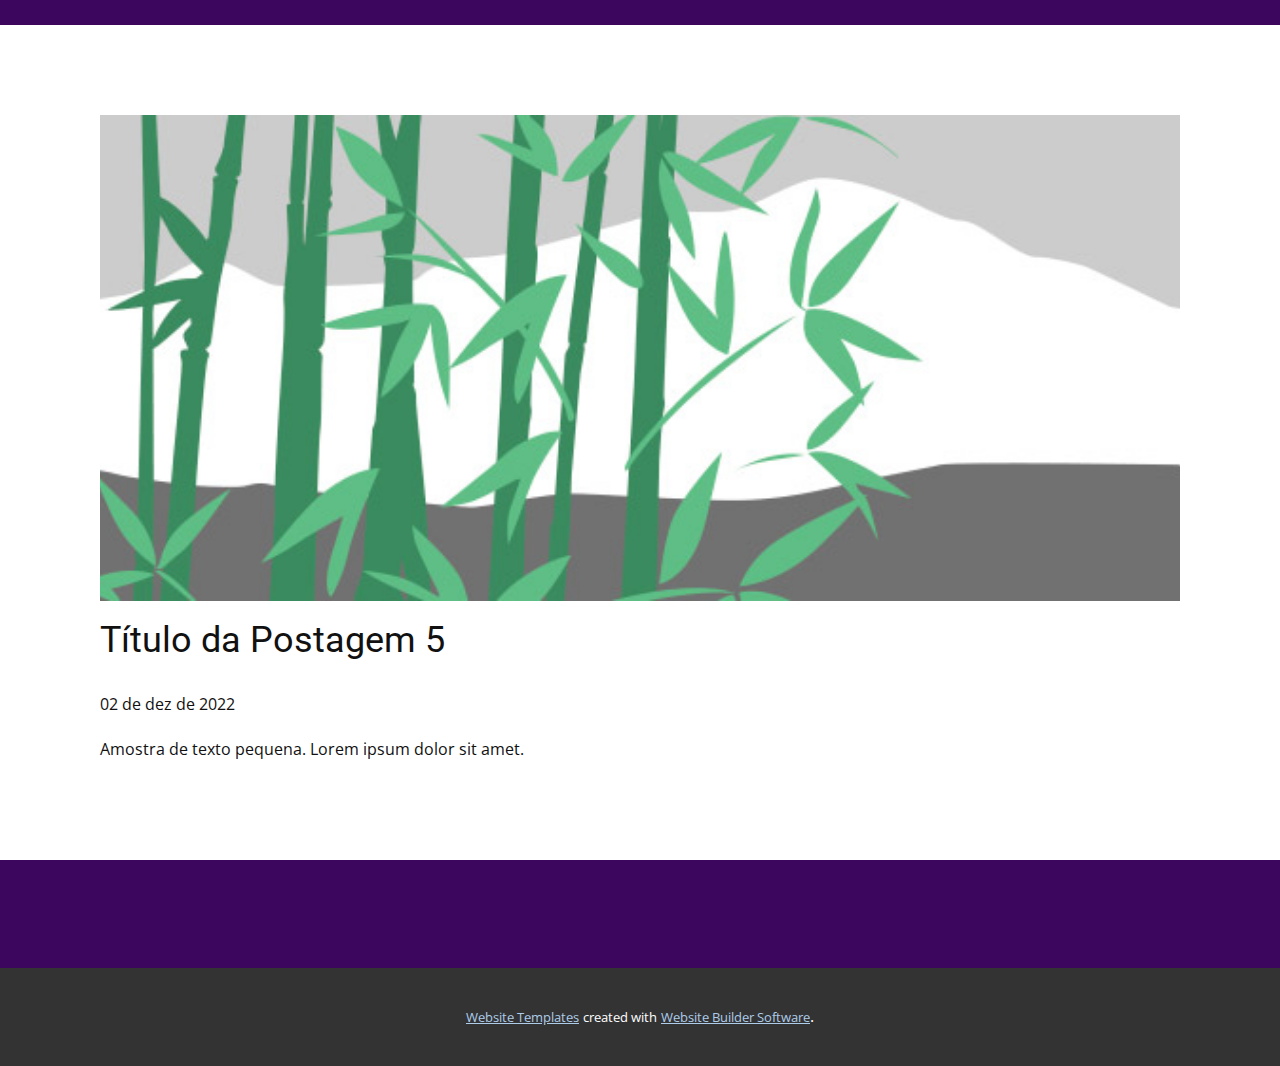
<file: instructions/blog/post-4.html>
<!DOCTYPE html>
<html style="font-size: 16px;" lang="pt"><head>
    <meta name="viewport" content="width=device-width, initial-scale=1.0">
    <meta charset="utf-8">
    <meta name="keywords" content="Título da Postagem 1">
    <meta name="description" content="">
    <title>Título da Postagem 5</title>
    <link rel="stylesheet" href="../nicepage.css" media="screen">
<link rel="stylesheet" href="../Post-Template.css" media="screen">
    <script class="u-script" type="text/javascript" src="../jquery.js" defer=""></script>
    <script class="u-script" type="text/javascript" src="../nicepage.js" defer=""></script>
    <meta name="generator" content="Nicepage 5.0.7, nicepage.com">
    <link id="u-theme-google-font" rel="stylesheet" href="https://fonts.googleapis.com/css?family=Roboto:100,100i,300,300i,400,400i,500,500i,700,700i,900,900i|Open+Sans:300,300i,400,400i,500,500i,600,600i,700,700i,800,800i">
    
    
    <script type="application/ld+json">{
		"@context": "http://schema.org",
		"@type": "Organization",
		"name": ""
}</script>
    <meta name="theme-color" content="#478ac9">
  </head>
  <body class="u-body u-xl-mode" data-lang="pt"><header class="u-clearfix u-header u-header" id="sec-cd13"><div class="u-absolute-hcenter u-custom-color-1 u-expanded u-shape u-shape-rectangle"></div><div class="u-absolute-hcenter u-custom-color-1 u-expanded u-shape u-shape-rectangle u-shape-2"></div></header>
    <section class="u-align-center u-clearfix u-section-1" id="sec-f919">
      <div class="u-clearfix u-sheet u-valign-middle-md u-valign-middle-sm u-valign-middle-xs u-sheet-1"><!--post_details--><!--post_details_options_json--><!--{"source":""}--><!--/post_details_options_json--><!--blog_post-->
        <div class="u-container-style u-expanded-width u-post-details u-post-details-1">
          <div class="u-container-layout u-valign-middle u-container-layout-1"><!--blog_post_image-->
            <img alt="" class="u-blog-control u-expanded-width u-image u-image-default u-image-1" src="../images/68f64b9d.jpeg"><!--/blog_post_image--><!--blog_post_header-->
            <h2 class="u-blog-control u-text u-text-1">Título da Postagem 5</h2><!--/blog_post_header--><!--blog_post_metadata-->
            <div class="u-blog-control u-metadata u-metadata-1"><!--blog_post_metadata_date-->
              <span class="u-meta-date u-meta-icon">02 de dez de 2022</span><!--/blog_post_metadata_date--><!--blog_post_metadata_category-->
              <!--/blog_post_metadata_category--><!--blog_post_metadata_comments-->
              <!--/blog_post_metadata_comments-->
            </div><!--/blog_post_metadata--><!--blog_post_content-->
            <div class="u-align-justify u-blog-control u-post-content u-text u-text-2 fr-view">
  Amostra de texto pequena. Lorem ipsum dolor sit amet.
  </div><!--/blog_post_content-->
          </div>
        </div><!--/blog_post--><!--/post_details-->
      </div>
    </section>
    
    
    <footer class="u-align-center u-clearfix u-custom-color-1 u-footer u-footer" id="sec-1b68"><div class="u-clearfix u-sheet u-sheet-1"></div></footer>
    <section class="u-backlink u-clearfix u-grey-80">
      <a class="u-link" href="https://nicepage.com/website-templates" target="_blank">
        <span>Website Templates</span>
      </a>
      <p class="u-text">
        <span>created with</span>
      </p>
      <a class="u-link" href="" target="_blank">
        <span>Website Builder Software</span>
      </a>. 
    </section>
  
</body></html>
</file>
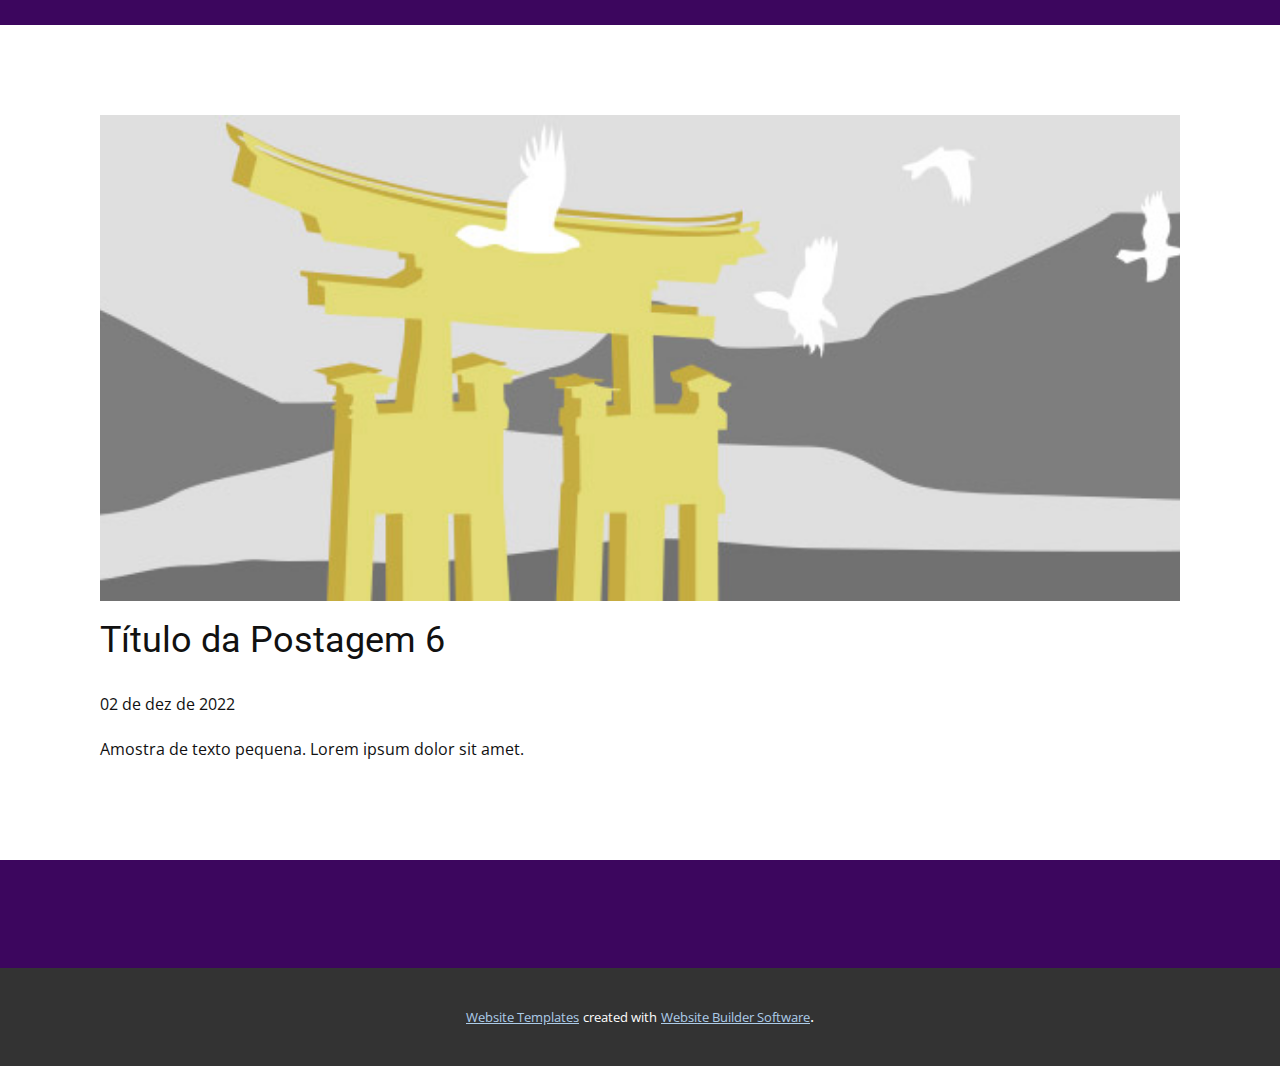
<file: instructions/blog/post-5.html>
<!DOCTYPE html>
<html style="font-size: 16px;" lang="pt"><head>
    <meta name="viewport" content="width=device-width, initial-scale=1.0">
    <meta charset="utf-8">
    <meta name="keywords" content="Título da Postagem 1">
    <meta name="description" content="">
    <title>Título da Postagem 6</title>
    <link rel="stylesheet" href="../nicepage.css" media="screen">
<link rel="stylesheet" href="../Post-Template.css" media="screen">
    <script class="u-script" type="text/javascript" src="../jquery.js" defer=""></script>
    <script class="u-script" type="text/javascript" src="../nicepage.js" defer=""></script>
    <meta name="generator" content="Nicepage 5.0.7, nicepage.com">
    <link id="u-theme-google-font" rel="stylesheet" href="https://fonts.googleapis.com/css?family=Roboto:100,100i,300,300i,400,400i,500,500i,700,700i,900,900i|Open+Sans:300,300i,400,400i,500,500i,600,600i,700,700i,800,800i">
    
    
    <script type="application/ld+json">{
		"@context": "http://schema.org",
		"@type": "Organization",
		"name": ""
}</script>
    <meta name="theme-color" content="#478ac9">
  </head>
  <body class="u-body u-xl-mode" data-lang="pt"><header class="u-clearfix u-header u-header" id="sec-cd13"><div class="u-absolute-hcenter u-custom-color-1 u-expanded u-shape u-shape-rectangle"></div><div class="u-absolute-hcenter u-custom-color-1 u-expanded u-shape u-shape-rectangle u-shape-2"></div></header>
    <section class="u-align-center u-clearfix u-section-1" id="sec-f919">
      <div class="u-clearfix u-sheet u-valign-middle-md u-valign-middle-sm u-valign-middle-xs u-sheet-1"><!--post_details--><!--post_details_options_json--><!--{"source":""}--><!--/post_details_options_json--><!--blog_post-->
        <div class="u-container-style u-expanded-width u-post-details u-post-details-1">
          <div class="u-container-layout u-valign-middle u-container-layout-1"><!--blog_post_image-->
            <img alt="" class="u-blog-control u-expanded-width u-image u-image-default u-image-1" src="../images/8ad73f3c.jpeg"><!--/blog_post_image--><!--blog_post_header-->
            <h2 class="u-blog-control u-text u-text-1">Título da Postagem 6</h2><!--/blog_post_header--><!--blog_post_metadata-->
            <div class="u-blog-control u-metadata u-metadata-1"><!--blog_post_metadata_date-->
              <span class="u-meta-date u-meta-icon">02 de dez de 2022</span><!--/blog_post_metadata_date--><!--blog_post_metadata_category-->
              <!--/blog_post_metadata_category--><!--blog_post_metadata_comments-->
              <!--/blog_post_metadata_comments-->
            </div><!--/blog_post_metadata--><!--blog_post_content-->
            <div class="u-align-justify u-blog-control u-post-content u-text u-text-2 fr-view">
  Amostra de texto pequena. Lorem ipsum dolor sit amet.
  </div><!--/blog_post_content-->
          </div>
        </div><!--/blog_post--><!--/post_details-->
      </div>
    </section>
    
    
    <footer class="u-align-center u-clearfix u-custom-color-1 u-footer u-footer" id="sec-1b68"><div class="u-clearfix u-sheet u-sheet-1"></div></footer>
    <section class="u-backlink u-clearfix u-grey-80">
      <a class="u-link" href="https://nicepage.com/website-templates" target="_blank">
        <span>Website Templates</span>
      </a>
      <p class="u-text">
        <span>created with</span>
      </p>
      <a class="u-link" href="" target="_blank">
        <span>Website Builder Software</span>
      </a>. 
    </section>
  
</body></html>
</file>
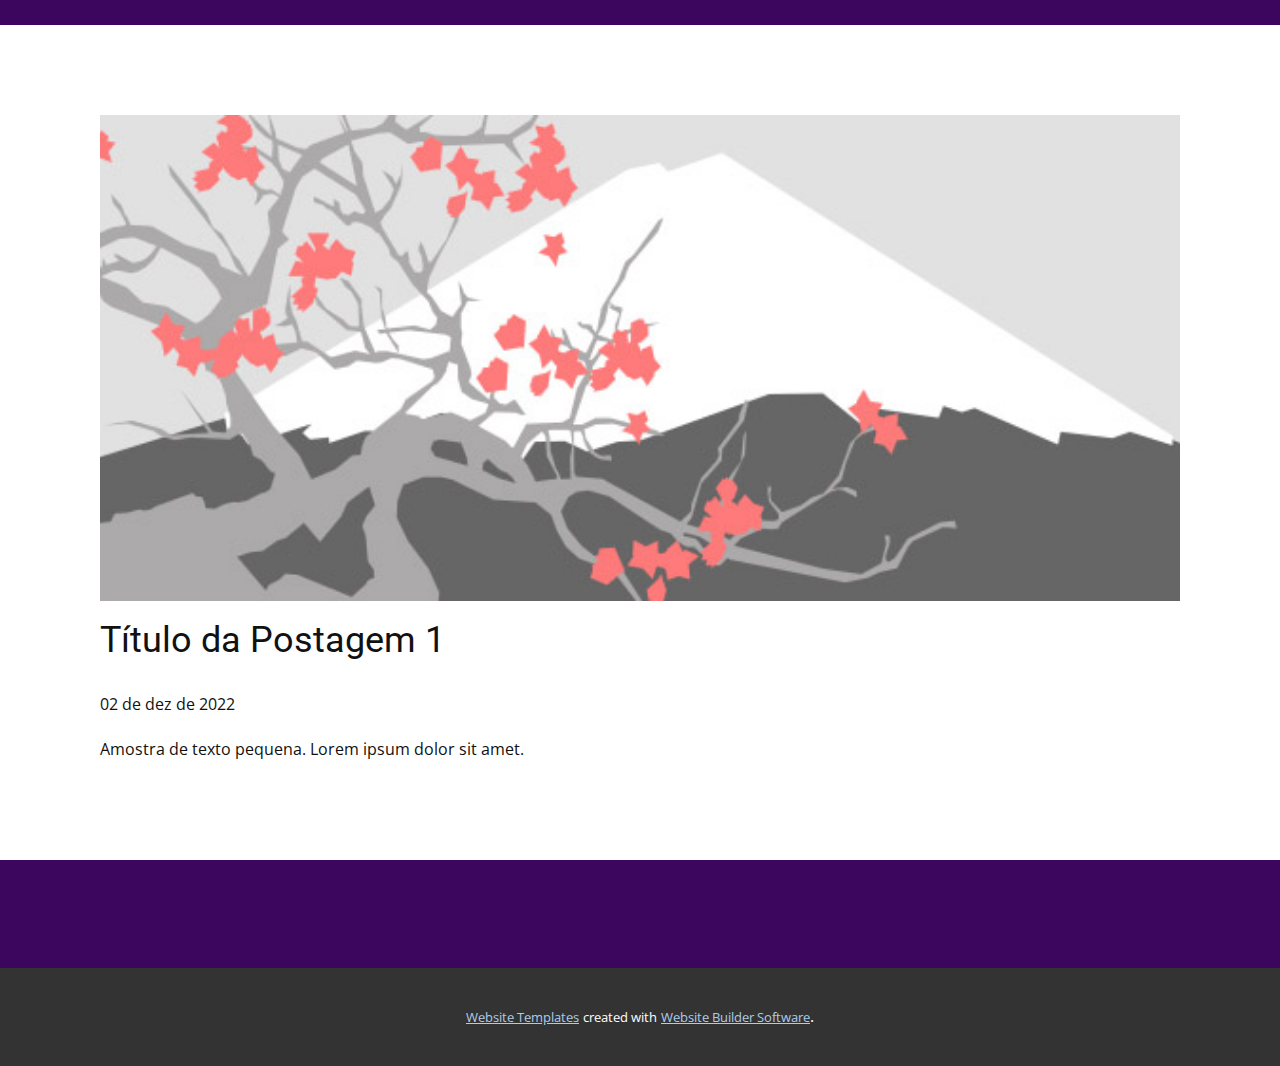
<file: instructions/blog/post.html>
<!DOCTYPE html>
<html style="font-size: 16px;" lang="pt"><head>
    <meta name="viewport" content="width=device-width, initial-scale=1.0">
    <meta charset="utf-8">
    <meta name="keywords" content="Título da Postagem 1">
    <meta name="description" content="">
    <title>Título da Postagem 1</title>
    <link rel="stylesheet" href="../nicepage.css" media="screen">
<link rel="stylesheet" href="../Post-Template.css" media="screen">
    <script class="u-script" type="text/javascript" src="../jquery.js" defer=""></script>
    <script class="u-script" type="text/javascript" src="../nicepage.js" defer=""></script>
    <meta name="generator" content="Nicepage 5.0.7, nicepage.com">
    <link id="u-theme-google-font" rel="stylesheet" href="https://fonts.googleapis.com/css?family=Roboto:100,100i,300,300i,400,400i,500,500i,700,700i,900,900i|Open+Sans:300,300i,400,400i,500,500i,600,600i,700,700i,800,800i">
    
    
    <script type="application/ld+json">{
		"@context": "http://schema.org",
		"@type": "Organization",
		"name": ""
}</script>
    <meta name="theme-color" content="#478ac9">
  </head>
  <body class="u-body u-xl-mode" data-lang="pt"><header class="u-clearfix u-header u-header" id="sec-cd13"><div class="u-absolute-hcenter u-custom-color-1 u-expanded u-shape u-shape-rectangle"></div><div class="u-absolute-hcenter u-custom-color-1 u-expanded u-shape u-shape-rectangle u-shape-2"></div></header>
    <section class="u-align-center u-clearfix u-section-1" id="sec-f919">
      <div class="u-clearfix u-sheet u-valign-middle-md u-valign-middle-sm u-valign-middle-xs u-sheet-1"><!--post_details--><!--post_details_options_json--><!--{"source":""}--><!--/post_details_options_json--><!--blog_post-->
        <div class="u-container-style u-expanded-width u-post-details u-post-details-1">
          <div class="u-container-layout u-valign-middle u-container-layout-1"><!--blog_post_image-->
            <img alt="" class="u-blog-control u-expanded-width u-image u-image-default u-image-1" src="../images/0fd3416c.jpeg"><!--/blog_post_image--><!--blog_post_header-->
            <h2 class="u-blog-control u-text u-text-1">Título da Postagem 1</h2><!--/blog_post_header--><!--blog_post_metadata-->
            <div class="u-blog-control u-metadata u-metadata-1"><!--blog_post_metadata_date-->
              <span class="u-meta-date u-meta-icon">02 de dez de 2022</span><!--/blog_post_metadata_date--><!--blog_post_metadata_category-->
              <!--/blog_post_metadata_category--><!--blog_post_metadata_comments-->
              <!--/blog_post_metadata_comments-->
            </div><!--/blog_post_metadata--><!--blog_post_content-->
            <div class="u-align-justify u-blog-control u-post-content u-text u-text-2 fr-view">
  Amostra de texto pequena. Lorem ipsum dolor sit amet.
  </div><!--/blog_post_content-->
          </div>
        </div><!--/blog_post--><!--/post_details-->
      </div>
    </section>
    
    
    <footer class="u-align-center u-clearfix u-custom-color-1 u-footer u-footer" id="sec-1b68"><div class="u-clearfix u-sheet u-sheet-1"></div></footer>
    <section class="u-backlink u-clearfix u-grey-80">
      <a class="u-link" href="https://nicepage.com/website-templates" target="_blank">
        <span>Website Templates</span>
      </a>
      <p class="u-text">
        <span>created with</span>
      </p>
      <a class="u-link" href="" target="_blank">
        <span>Website Builder Software</span>
      </a>. 
    </section>
  
</body></html>
</file>
